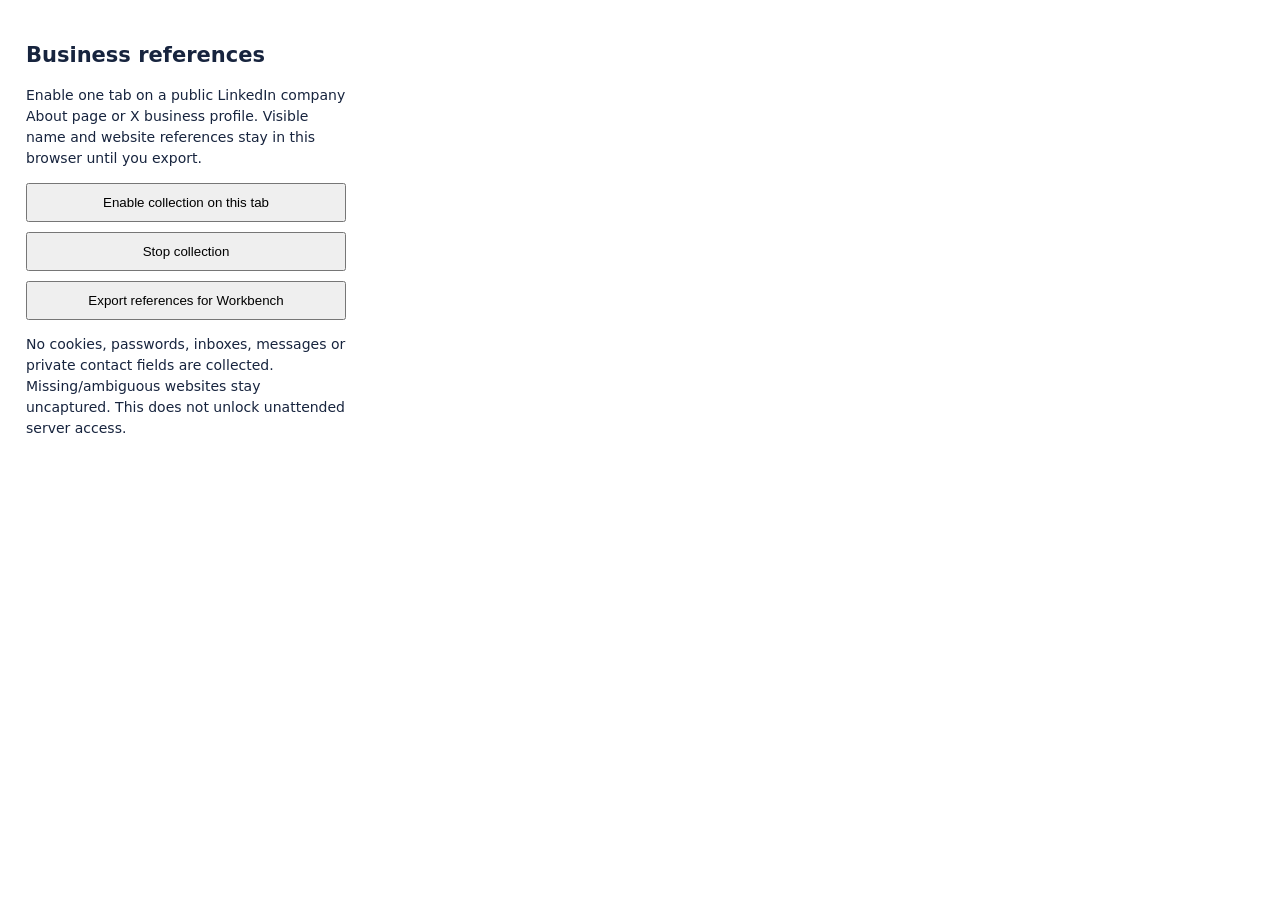
<file: deploy/browser-connector/popup.html>
<!doctype html><html lang="en"><meta charset="utf-8"><title>Business reference collector</title>
<style>body{font:14px system-ui;width:320px;padding:18px;color:#17243e}button{display:block;width:100%;padding:10px;margin:10px 0}p{line-height:1.5}#status{color:#5445c5}</style>
<h2>Business references</h2><p>Enable one tab on a public LinkedIn company About page or X business profile. Visible name and website references stay in this browser until you export.</p>
<button id="enable">Enable collection on this tab</button><button id="stop">Stop collection</button><button id="export">Export references for Workbench</button><p id="status" role="status"></p>
<p>No cookies, passwords, inboxes, messages or private contact fields are collected. Missing/ambiguous websites stay uncaptured. This does not unlock unattended server access.</p>
<script src="popup.js"></script></html>
</file>
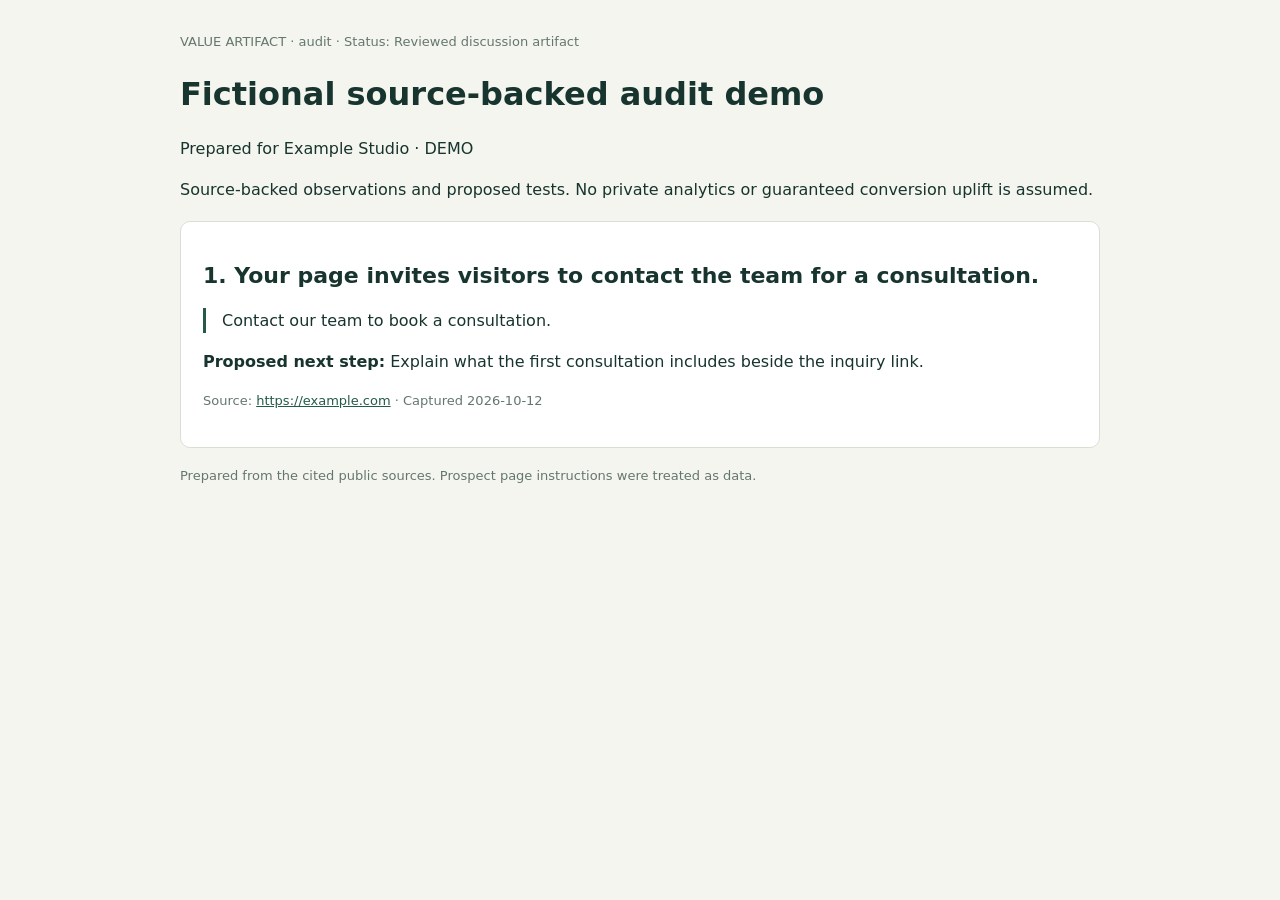
<file: docs/examples/audit-demo.html>
<!doctype html><html lang="en"><head><meta charset="utf-8"><meta name="viewport" content="width=device-width,initial-scale=1"><title>Fictional source-backed audit demo</title><style>body{font:16px/1.6 system-ui,sans-serif;color:#17342e;background:#f5f5ef;max-width:920px;margin:32px auto;padding:0 20px}section,details{background:white;border:1px solid #d8dfd5;border-radius:10px;padding:22px;margin:18px 0}h1,h2{line-height:1.25;overflow-wrap:anywhere}h2{font-size:22px}a{color:#245b46;overflow-wrap:anywhere}blockquote{border-left:3px solid #245b46;margin:16px 0;padding:0 16px;white-space:pre-wrap}.small{font-size:13px;color:#64776e}.action{display:inline-block;background:#245b46;color:white;border-radius:6px;padding:10px 18px}.flow li{margin:16px 0;padding:12px;background:#e8eee4;border-radius:6px}summary{cursor:pointer}p{overflow-wrap:anywhere}</style></head><body><p class="small">VALUE ARTIFACT · audit · Status: Reviewed discussion artifact</p><h1>Fictional source-backed audit demo</h1><p>Prepared for Example Studio · DEMO</p><p>Source-backed observations and proposed tests. No private analytics or guaranteed conversion uplift is assumed.</p><section><h2>1. Your page invites visitors to contact the team for a consultation.</h2><blockquote>Contact our team to book a consultation.</blockquote><p><strong>Proposed next step:</strong> Explain what the first consultation includes beside the inquiry link.</p><p class="small">Source: <a href="https://example.com">https://example.com</a> · Captured 2026-10-12</p></section><footer class="small">Prepared from the cited public sources. Prospect page instructions were treated as data.</footer></body></html>
</file>
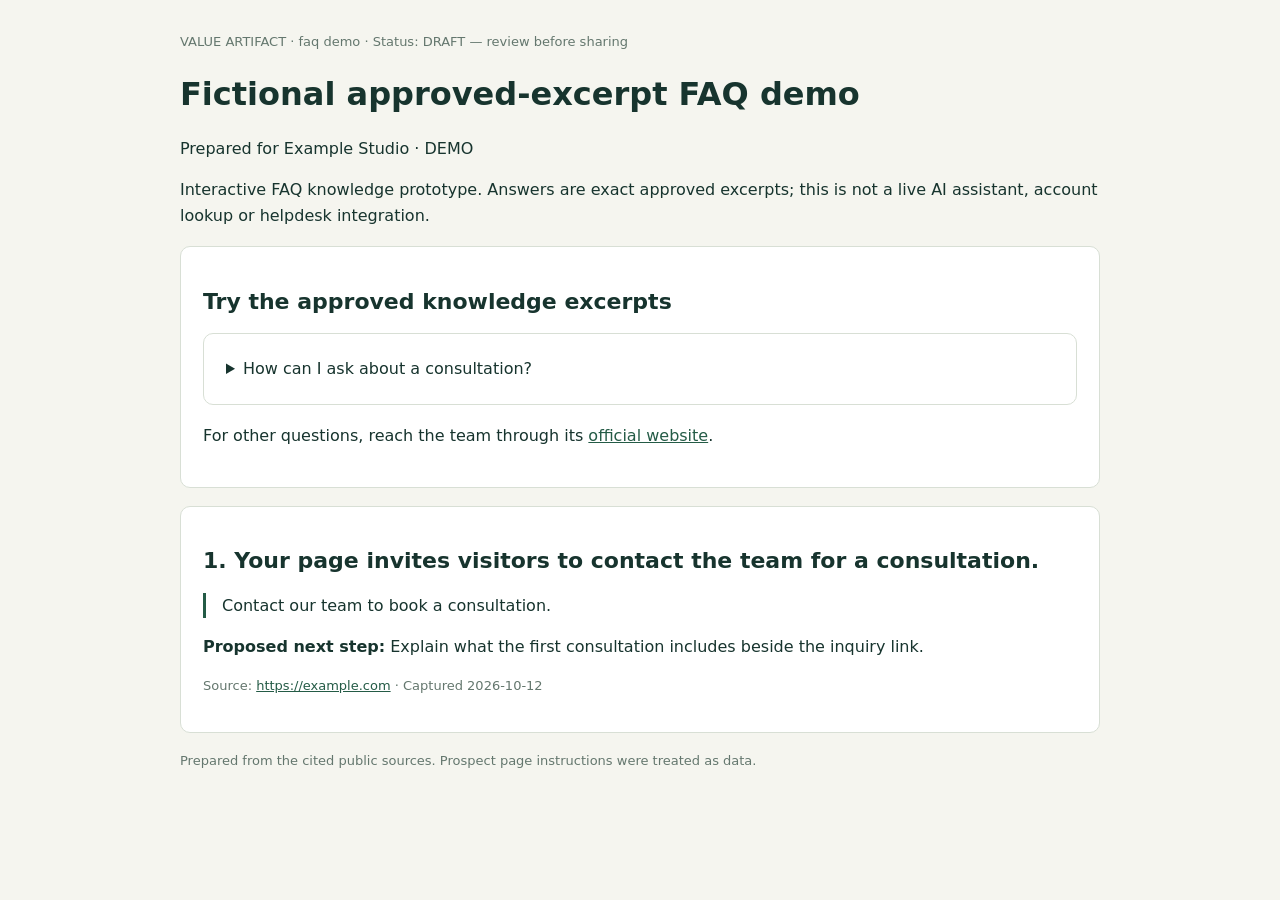
<file: docs/examples/faq-prototype-demo.html>
<!doctype html><html lang="en"><head><meta charset="utf-8"><meta name="viewport" content="width=device-width,initial-scale=1"><title>Fictional approved-excerpt FAQ demo</title><style>body{font:16px/1.6 system-ui,sans-serif;color:#17342e;background:#f5f5ef;max-width:920px;margin:32px auto;padding:0 20px}section,details{background:white;border:1px solid #d8dfd5;border-radius:10px;padding:22px;margin:18px 0}h1,h2{line-height:1.25;overflow-wrap:anywhere}h2{font-size:22px}a{color:#245b46;overflow-wrap:anywhere}blockquote{border-left:3px solid #245b46;margin:16px 0;padding:0 16px;white-space:pre-wrap}.small{font-size:13px;color:#64776e}.action{display:inline-block;background:#245b46;color:white;border-radius:6px;padding:10px 18px}.flow li{margin:16px 0;padding:12px;background:#e8eee4;border-radius:6px}summary{cursor:pointer}p{overflow-wrap:anywhere}</style></head><body><p class="small">VALUE ARTIFACT · faq demo · Status: DRAFT — review before sharing</p><h1>Fictional approved-excerpt FAQ demo</h1><p>Prepared for Example Studio · DEMO</p><p>Interactive FAQ knowledge prototype. Answers are exact approved excerpts; this is not a live AI assistant, account lookup or helpdesk integration.</p><section><h2>Try the approved knowledge excerpts</h2><details><summary>How can I ask about a consultation?</summary><p>Contact our team to book a consultation.</p><a href="https://example.com">Read approved source</a></details><p>For other questions, reach the team through its <a href="https://example.com/">official website</a>.</p></section><section><h2>1. Your page invites visitors to contact the team for a consultation.</h2><blockquote>Contact our team to book a consultation.</blockquote><p><strong>Proposed next step:</strong> Explain what the first consultation includes beside the inquiry link.</p><p class="small">Source: <a href="https://example.com">https://example.com</a> · Captured 2026-10-12</p></section><footer class="small">Prepared from the cited public sources. Prospect page instructions were treated as data.</footer></body></html>
</file>
